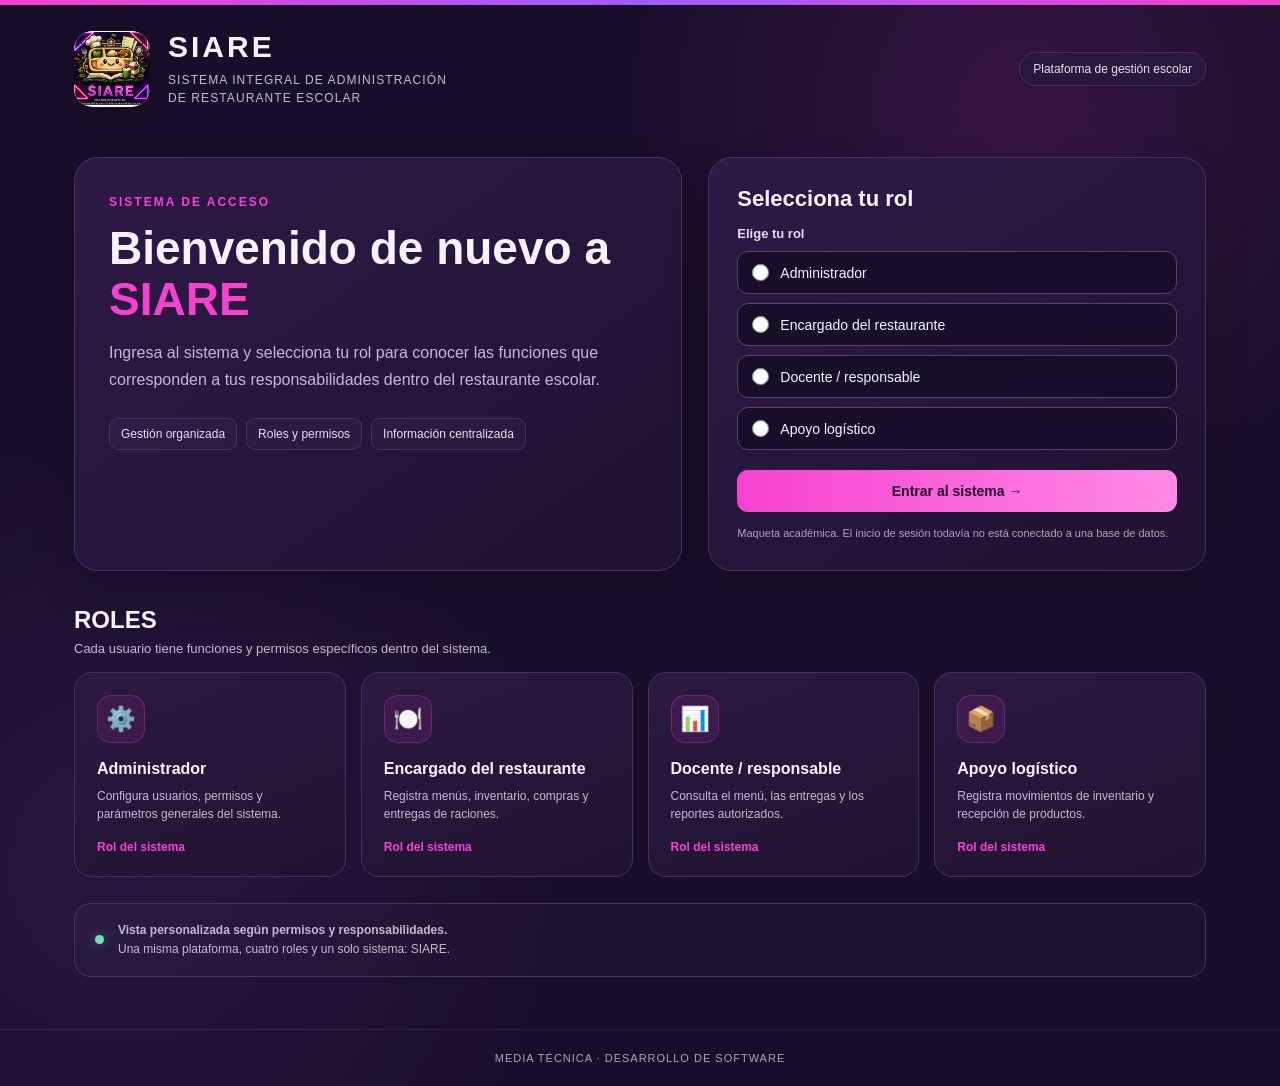
<file: index.HTML>
<!DOCTYPE html>
<html lang="es">
<head>
    <meta charset="UTF-8">
    <meta name="viewport" content="width=device-width, initial-scale=1.0">
    <title>SIARE | Acceso al sistema</title>
    <link rel="stylesheet" href="SIARE-COLOR.CSS">
</head>
<body>
    

    <div class="topline"></div>

    <header class="encabezado">
        <div class="logo">
            <img src="logo-siare-solo.png" alt="Logo de SIARE">
        </div>

        <div class="marca">
            <h1>SIARE</h1>
            <p>SISTEMA INTEGRAL DE ADMINISTRACIÓN<br>
                DE RESTAURANTE ESCOLAR</p>
        </div>

        <div class="etiqueta">
            Plataforma de gestión escolar
        </div>
    </header>

    <main>
        <section class="bienvenida">
            <div class="texto-bienvenida">
                <span class="subtitulo">SISTEMA DE ACCESO</span>

                <h2>Bienvenido de nuevo a <span>SIARE</span></h2>

                <p>
                    Ingresa al sistema y selecciona tu rol para conocer
                    las funciones que corresponden a tus responsabilidades
                    dentro del restaurante escolar.
                </p>

                <div class="etiquetas">
                    <span>Gestión organizada</span>
                    <span>Roles y permisos</span>
                    <span>Información centralizada</span>
                </div>
            </div>

            <section class="tarjeta-login" aria-labelledby="titulo-login">
                <h2 id="titulo-login">Selecciona tu rol</h2>
               

                <form action="login-apoyo-logistico.html" method="get">
                    <p class="titulo-opciones">Elige tu rol</p>

                    <div class="opciones-rol">
                        <label class="opcion-rol" for="administrador">
                            <input type="radio" id="administrador" name="rol" value="administrador" required>
                            <span>Administrador</span>
                        </label>

                        <label class="opcion-rol" for="encargado">
                            <input type="radio" id="encargado" name="rol" value="encargado">
                            <span>Encargado del restaurante</span>
                        </label>

                        <label class="opcion-rol" for="docente">
                            <input type="radio" id="docente" name="rol" value="docente">
                            <span>Docente / responsable</span>
                        </label>

                        <label class="opcion-rol" for="logistico">
                            <input type="radio" id="logistico" name="rol" value="logistico">
                            <span>Apoyo logístico</span>
                        </label>
                    </div>

                    <button type="submit" class="boton-principal">
                        Entrar al sistema &rarr;
                    </button>

                    <p class="nota-formulario">
                        Maqueta académica. El inicio de sesión todavía
                        no está conectado a una base de datos.
                    </p>
                </form>
            </section>
        </section>

        <section class="seccion-roles">
            <div class="encabezado-seccion">
                <h2>ROLES</h2>
                <p>
                    Cada usuario tiene funciones y permisos específicos
                    dentro del sistema.
                </p>
            </div>

           <div class="rejilla-roles">

    <div class="tarjeta-rol">
        <div class="icono">⚙️</div>
        <h3>Administrador</h3>
        <p>Configura usuarios, permisos y parámetros generales del sistema.</p>
        <span class="enlace-rol">Rol del sistema</span>
    </div>

    <div class="tarjeta-rol">
        <div class="icono">🍽️</div>
        <h3>Encargado del restaurante</h3>
        <p>Registra menús, inventario, compras y entregas de raciones.</p>
        <span class="enlace-rol">Rol del sistema</span>
    </div>

    <div class="tarjeta-rol">
        <div class="icono">📊</div>
        <h3>Docente / responsable</h3>
        <p>Consulta el menú, las entregas y los reportes autorizados.</p>
        <span class="enlace-rol">Rol del sistema</span>
    </div>

    <div class="tarjeta-rol">
        <div class="icono">📦</div>
        <h3>Apoyo logístico</h3>
        <p>Registra movimientos de inventario y recepción de productos.</p>
        <span class="enlace-rol">Rol del sistema</span>
    </div>


    

   
</article>
                
            </div>
        </section>

        <aside class="nota-final">
            <span class="punto"></span>
            <p>
                <strong>
                    Vista personalizada según permisos y responsabilidades.
                </strong>
                <br>
                Una misma plataforma, cuatro roles y un solo sistema: SIARE.
            </p>
        </aside>
    </main>

    <footer>
        MEDIA TÉCNICA · DESARROLLO DE SOFTWARE
    </footer>

</body>
</html>
</file>
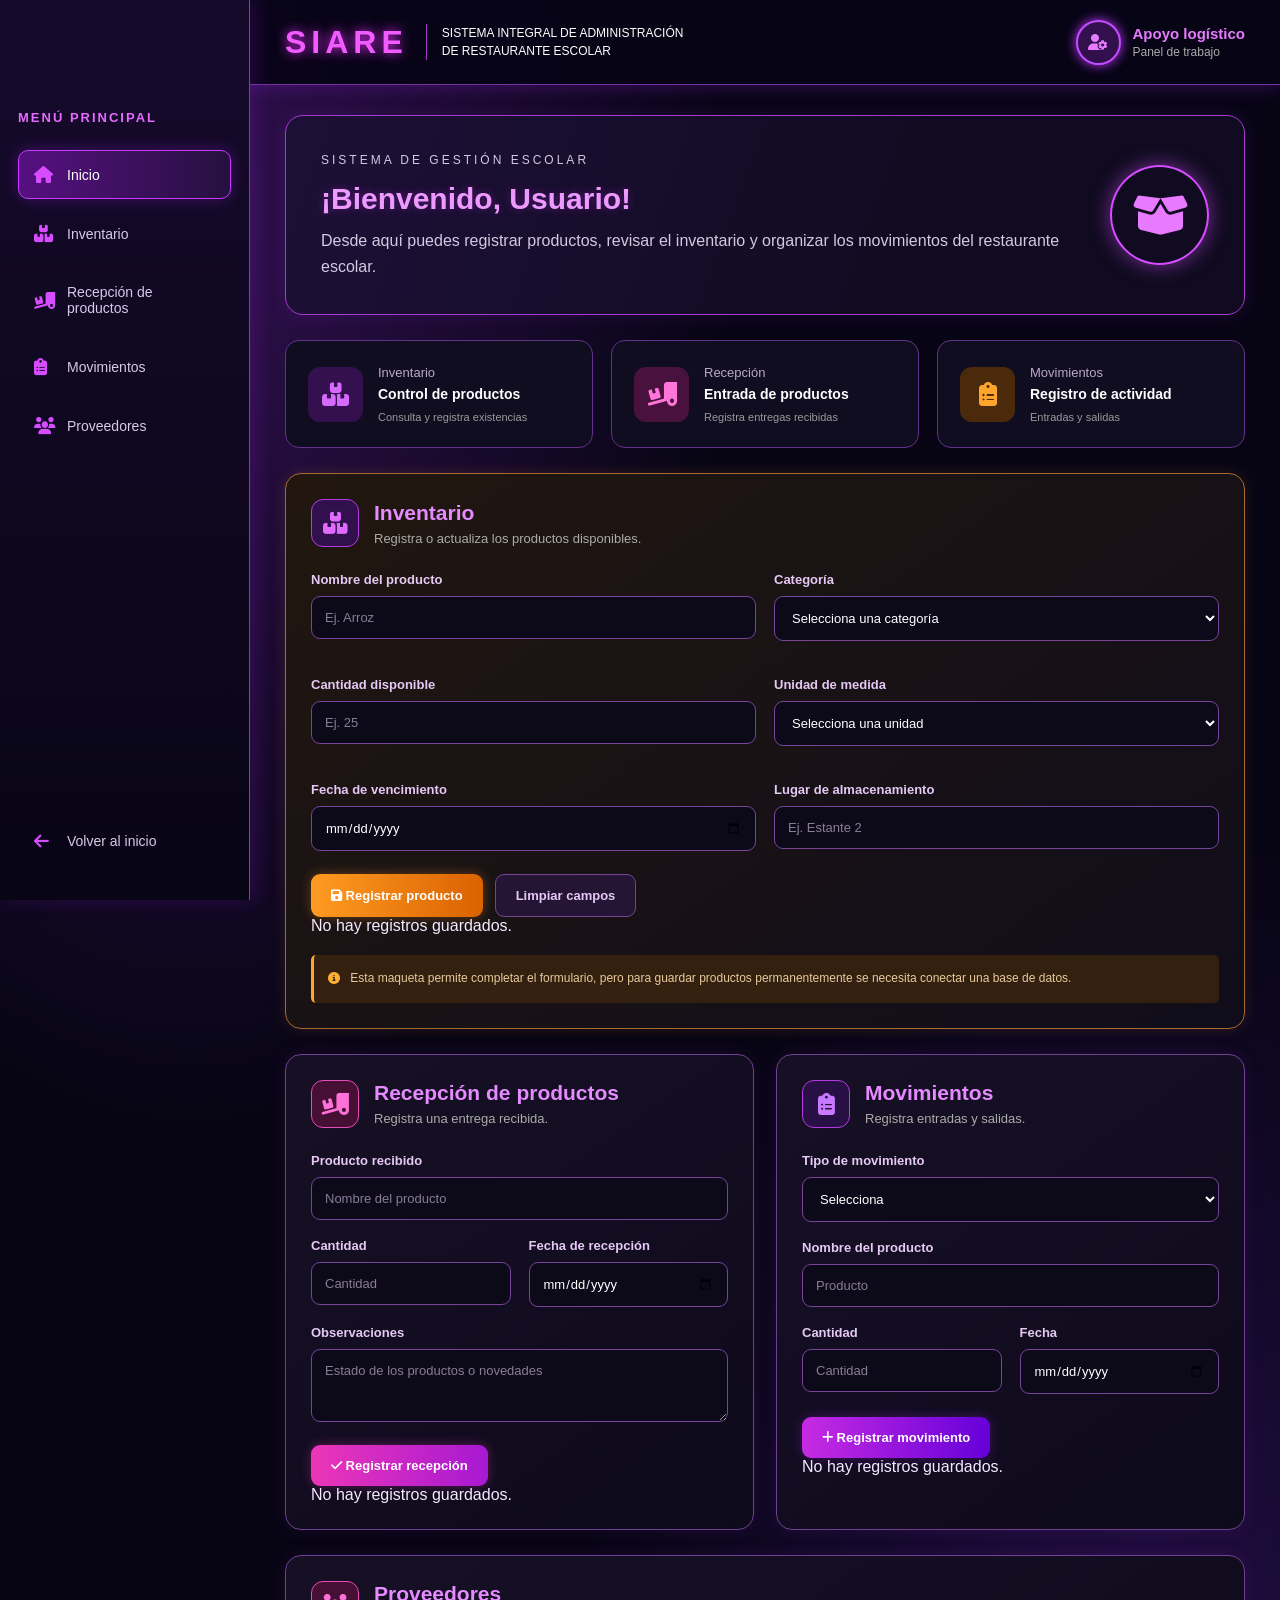
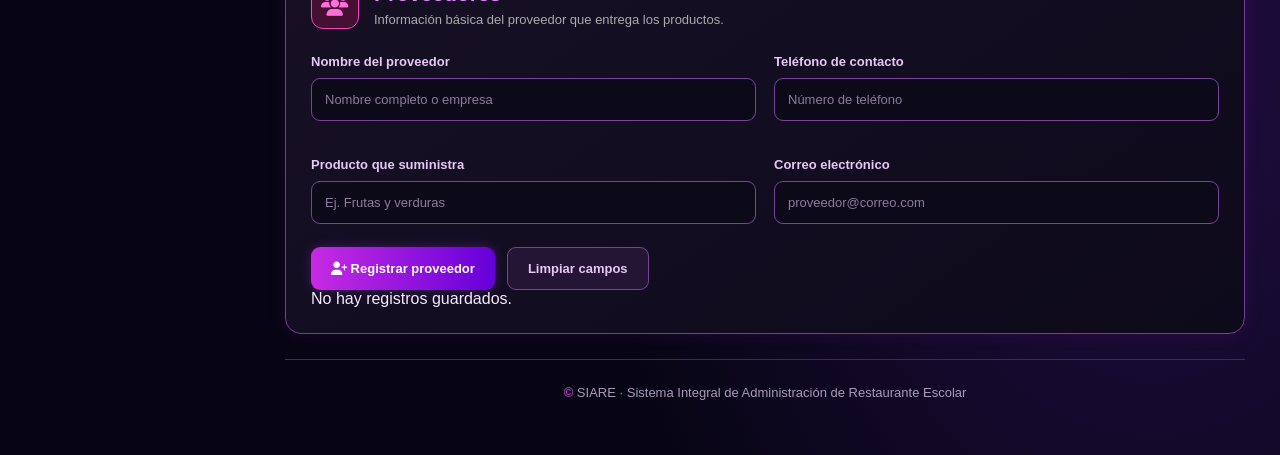
<file: apoyo-logistico.html>
<!DOCTYPE html>
<html lang="es">
<head>
  <meta charset="UTF-8">
  <meta name="viewport" content="width=device-width, initial-scale=1.0">
  <title>SIARE | Apoyo logístico</title>
  <link rel="stylesheet" href="apoyo-logistico.css">
  <link rel="stylesheet" href="https://cdnjs.cloudflare.com/ajax/libs/font-awesome/6.7.2/css/all.min.css">
  
</head>

<body>
  <header class="topbar">
    <a class="brand" href="apoyo-logistico.html">
      <div class="brand-text"><strong>SIARE</strong><small>Sistema Integral de Administración<br>de Restaurante Escolar</small></div>
    </a>
    <div class="user-area"><span class="user-icon"><i class="fa-solid fa-user-gear"></i></span><div><strong>Apoyo logístico</strong><small>Panel de trabajo</small></div></div>
  </header>

  <aside class="sidebar">
    <div class="side-heading">MENÚ PRINCIPAL</div>
    <a class="nav-link active" href="#inicio"><i class="fa-solid fa-house"></i> Inicio</a>
    <a class="nav-link" href="#inventario"><i class="fa-solid fa-boxes-stacked"></i> Inventario</a>
    <a class="nav-link" href="#recepcion"><i class="fa-solid fa-truck-ramp-box"></i> Recepción de productos</a>
    <a class="nav-link" href="#movimientos"><i class="fa-solid fa-clipboard-list"></i> Movimientos</a>
    <a class="nav-link" href="#proveedores"><i class="fa-solid fa-users"></i> Proveedores</a>
    <div class="side-bottom"><a class="nav-link" href="SIARE.HTML"><i class="fa-solid fa-arrow-left"></i> Volver al inicio</a></div>
  </aside>

  <main class="main-content" id="inicio">
    <section class="welcome">
      <div>
        <p class="eyebrow">SISTEMA DE GESTIÓN ESCOLAR</p>
        <h1>¡Bienvenido, apoyo logístico!</h1>
        <p>Desde aquí puedes registrar productos, revisar el inventario y organizar los movimientos del restaurante escolar.</p>
      </div>
      <div class="welcome-art"><i class="fa-solid fa-box-open"></i></div>
    </section>

    <section class="stats">
      <article class="stat-card purple"><div class="stat-icon"><i class="fa-solid fa-boxes-stacked"></i></div><div><span>Inventario</span><strong>Control de productos</strong><small>Consulta y registra existencias</small></div></article>
      <article class="stat-card pink"><div class="stat-icon"><i class="fa-solid fa-truck-ramp-box"></i></div><div><span>Recepción</span><strong>Entrada de productos</strong><small>Registra entregas recibidas</small></div></article>
      <article class="stat-card orange"><div class="stat-icon"><i class="fa-solid fa-clipboard-list"></i></div><div><span>Movimientos</span><strong>Registro de actividad</strong><small>Entradas y salidas</small></div></article>
    </section>

    <section class="panel inventory" id="inventario">
      <div class="section-title"><div class="section-icon"><i class="fa-solid fa-boxes-stacked"></i></div><div><h2>Inventario</h2><p>Registra o actualiza los productos disponibles.</p></div></div>
      <form action="#" method="get">
        <div class="form-grid">
          <div class="field"><label for="producto">Nombre del producto</label><input id="producto" name="producto" type="text" placeholder="Ej. Arroz" required></div>
          <div class="field"><label for="categoria">Categoría</label><select id="categoria" name="categoria" required><option value="">Selecciona una categoría</option><option>Granos</option><option>Frutas y verduras</option><option>Lácteos</option><option>Proteínas</option><option>Aseo</option><option>Otros</option></select></div>
          <div class="field"><label for="cantidad">Cantidad disponible</label><input id="cantidad" name="cantidad" type="number" min="0" placeholder="Ej. 25" required></div>
          <div class="field"><label for="unidad">Unidad de medida</label><select id="unidad" name="unidad" required><option value="">Selecciona una unidad</option><option>Unidades</option><option>Kilogramos</option><option>Gramos</option><option>Litros</option><option>Paquetes</option></select></div>
          <div class="field"><label for="vencimiento">Fecha de vencimiento</label><input id="vencimiento" name="vencimiento" type="date"></div>
          <div class="field"><label for="ubicacion">Lugar de almacenamiento</label><input id="ubicacion" name="ubicacion" type="text" placeholder="Ej. Estante 2"></div>
        </div>
        <div class="form-actions"><button class="btn btn-orange" type="submit"><i class="fa-solid fa-floppy-disk"></i> Registrar producto</button><button class="btn btn-light" type="reset">Limpiar campos</button></div>
      </form>
      <p class="notice"><i class="fa-solid fa-circle-info"></i> Esta maqueta permite completar el formulario, pero para guardar productos permanentemente se necesita conectar una base de datos.</p>
    </section>

    <div class="two-columns">
      <section class="panel" id="recepcion">
        <div class="section-title"><div class="section-icon pink-icon"><i class="fa-solid fa-truck-ramp-box"></i></div><div><h2>Recepción de productos</h2><p>Registra una entrega recibida.</p></div></div>
        <form action="#" method="get">
          <div class="field"><label for="rec-producto">Producto recibido</label><input id="rec-producto" name="rec-producto" type="text" placeholder="Nombre del producto" required></div>
          <div class="form-grid">
            <div class="field"><label for="rec-cantidad">Cantidad</label><input id="rec-cantidad" name="rec-cantidad" type="number" min="1" placeholder="Cantidad" required></div>
            <div class="field"><label for="rec-fecha">Fecha de recepción</label><input id="rec-fecha" name="rec-fecha" type="date" required></div>
          </div>
          <div class="field"><label for="rec-observacion">Observaciones</label><textarea id="rec-observacion" name="rec-observacion" rows="3" placeholder="Estado de los productos o novedades"></textarea></div>
          <button class="btn btn-pink" type="submit"><i class="fa-solid fa-check"></i> Registrar recepción</button>
        </form>
      </section>

      <section class="panel" id="movimientos">
        <div class="section-title"><div class="section-icon purple-icon"><i class="fa-solid fa-clipboard-list"></i></div><div><h2>Movimientos</h2><p>Registra entradas y salidas.</p></div></div>
        <form action="#" method="get">
          <div class="field"><label for="mov-tipo">Tipo de movimiento</label><select id="mov-tipo" name="mov-tipo" required><option value="">Selecciona</option><option>Entrada</option><option>Salida</option></select></div>
          <div class="field"><label for="mov-producto">Nombre del producto</label><input id="mov-producto" name="mov-producto" type="text" placeholder="Producto" required></div>
          <div class="form-grid">
            <div class="field"><label for="mov-cantidad">Cantidad</label><input id="mov-cantidad" name="mov-cantidad" type="number" min="1" placeholder="Cantidad" required></div>
            <div class="field"><label for="mov-fecha">Fecha</label><input id="mov-fecha" name="mov-fecha" type="date" required></div>
          </div>
          <button class="btn btn-primary" type="submit"><i class="fa-solid fa-plus"></i> Registrar movimiento</button>
        </form>
      </section>
    </div>

    <section class="panel" id="proveedores">
      <div class="section-title"><div class="section-icon pink-icon"><i class="fa-solid fa-users"></i></div><div><h2>Proveedores</h2><p>Información básica del proveedor que entrega los productos.</p></div></div>
      <form action="#" method="get">
        <div class="form-grid">
          <div class="field"><label for="prov-nombre">Nombre del proveedor</label><input 
            id="prov-nombre" name="prov-nombre" type="text" placeholder="Nombre completo o empresa" required></div>
          <div class="field"><label for="prov-telefono">Teléfono de contacto</label><input 
            id="prov-telefono" name="prov-telefono" type="tel" placeholder="Número de teléfono"></div>
          <div class="field"><label for="prov-producto">Producto que suministra</label><input 
            id="prov-producto" name="prov-producto" type="text" placeholder="Ej. Frutas y verduras"></div>
          <div class="field"><label for="prov-correo">Correo electrónico</label><input 
            id="prov-correo" name="prov-correo" type="email" placeholder="proveedor@correo.com"></div>
        </div>
        <div class="form-actions"><button class="btn btn-primary" type="submit">
          <i class="fa-solid fa-user-plus"></i> Registrar proveedor</button><button class="btn btn-light" type="reset">Limpiar campos</button></div>
      </form>
    </section>
    <footer>© SIARE · Sistema Integral de Administración de Restaurante Escolar</footer>
  </main>
  <script src="apoyo-logistico.js"></script>

</body>
</html>
</file>
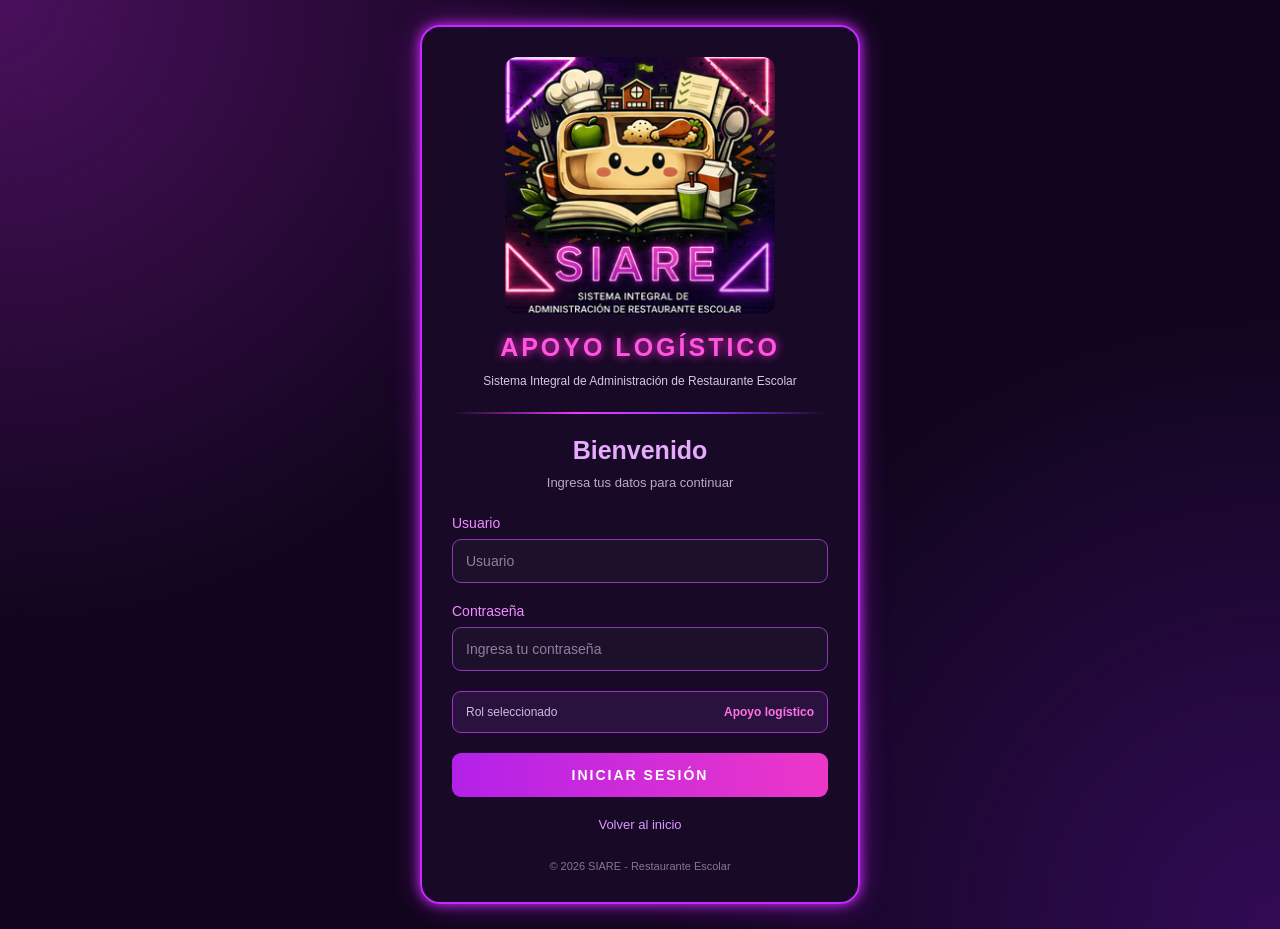
<file: login-apoyo-logistico.html>
<!DOCTYPE html>
<html lang="es">
<head>
    <meta charset="UTF-8">
    <meta name="viewport" content="width=device-width, initial-scale=1.0">

    <title>SIARE | Apoyo logístico</title>

    <link rel="stylesheet" href="login-apoyo-logistico.css">
</head>

<body>

    <div class="fondo">

        <main class="login-container">

            <div class="logo">
                <img src="logo-siare-solo.png" alt="Logo SIARE">
            </div>

            <div class="titulo">
                <h1>APOYO LOGÍSTICO</h1>
                <p>Sistema Integral de Administración de Restaurante Escolar</p>
            </div>

            <div class="separador"></div>

            <form action="apoyo-logistico.html" method="get">

                <h2>Bienvenido</h2>
                <p class="subtitulo">
                    Ingresa tus datos para continuar
                </p>

                <div class="campo">
                    <label for="usuario">Usuario</label>
                    <input
                     type="text"
                     id="usuario"
                      name="usuario"
                       placeholder="Usuario" required>
                       
                </div>

                <div class="campo">
                    <label for="password">Contraseña</label>
                    <input
                        type="password"
                        id="password"
                        name="password"
                        placeholder="Ingresa tu contraseña"
                        required>
                </div>

                <div class="rol">
                    <span>Rol seleccionado</span>
                    <strong>Apoyo logístico</strong>
                </div>

                <button type="submit">
                    INICIAR SESIÓN
                </button>

                <a href="SIARE.html" class="volver">
                    Volver al inicio
                </a>

            </form>

            <footer>
                © 2026 SIARE - Restaurante Escolar
            </footer>

        </main>

    </div>

</body>
</html>
</file>
<file: SIARE-COLOR.CSS>
:root {
    --fondo: #190E2A;
    --panel: #24143A;
    --panel-claro: #2E1A48;
    --morado: #34204B;
    --rosado: #F641CF;
    --rosado-claro: #FF8AE6;
    --blanco: #F8F3FF;
    --texto-secundario: #C5B8D7;
    --borde: #49315F;
    --verde: #71E2B5;
}

* {
    box-sizing: border-box;
}

html {
    scroll-behavior: smooth;
}

body {
    margin: 0;
    min-height: 100vh;
    background:
        radial-gradient(
            circle at 80% 10%,
            rgba(246, 65, 207, 0.13),
            transparent 28%
        ),
        radial-gradient(
            circle at 10% 80%,
            rgba(111, 68, 176, 0.17),
            transparent 30%
        ),
        var(--fondo);
    color: var(--blanco);
    font-family: Arial, Helvetica, sans-serif;
}

img {
    max-width: 100%;
}




.topline {
    height: 5px;
    background: linear-gradient(
        90deg,
        var(--rosado),
        #9D5CFF,
        var(--rosado)
    );
}



   

.encabezado {
    max-width: 1180px;
    margin: auto;
    padding: 25px 24px 18px;
    display: flex;
    align-items: center;
    gap: 18px;
}

.logo {
    width: 76px;
    height: 76px;
    border-radius: 19px;
    display: flex;
    align-items: center;
    justify-content: center;
    overflow: hidden;
    background: #FFFFFF;
    box-shadow: 0 8px 28px #0003;
    flex-shrink: 0;
}

.logo img {
    width: 100%;
    height: 100%;
    object-fit: contain;
}

.marca h1 {
    margin: 0;
    font-size: 30px;
    letter-spacing: 3px;
}

.marca p {
    margin: 7px 0 0;
    color: var(--texto-secundario);
    font-size: 12px;
    letter-spacing: 1.1px;
    line-height: 1.5;
}

.etiqueta {
    margin-left: auto;
    padding: 9px 13px;
    border: 1px solid var(--borde);
    border-radius: 999px;
    background: #28183C;
    color: #E9DDF6;
    font-size: 12px;
    white-space: nowrap;
}




main {
    max-width: 1180px;
    margin: 0 auto;
    padding: 20px 24px 52px;
}

.bienvenida {
    display: grid;
    grid-template-columns: 1.1fr 0.9fr;
    gap: 26px;
    align-items: stretch;
    margin: 12px 0 26px;
}

.texto-bienvenida,
.tarjeta-login {
    background: linear-gradient(
        145deg,
        rgba(46, 26, 72, 0.95),
        rgba(32, 18, 49, 0.96)
    );
    border: 1px solid var(--borde);
    border-radius: 24px;
    box-shadow: 0 18px 45px #0002;
}

.texto-bienvenida {
    padding: 34px;
}

.subtitulo {
    color: var(--rosado);
    font-size: 12px;
    font-weight: 800;
    letter-spacing: 2px;
}

.texto-bienvenida h2 {
    margin: 13px 0 15px;
    font-size: clamp(30px, 4vw, 46px);
    line-height: 1.1;
}

.texto-bienvenida h2 span {
    color: var(--rosado);
}

.texto-bienvenida > p {
    max-width: 570px;
    margin: 0;
    color: var(--texto-secundario);
    line-height: 1.7;
}




.etiquetas {
    display: flex;
    flex-wrap: wrap;
    gap: 9px;
    margin-top: 24px;
}

.etiquetas span {
    padding: 8px 11px;
    border: 1px solid var(--borde);
    border-radius: 9px;
    background: #FFFFFF06;
    color: #E9DDF6;
    font-size: 12px;
}




.tarjeta-login {
    padding: 28px;
}

.tarjeta-login h2 {
    margin: 0 0 7px;
    font-size: 22px;
}

.descripcion {
    margin: 0 0 22px;
    color: var(--texto-secundario);
    font-size: 13px;
    line-height: 1.5;
}

label {
    display: block;
    margin: 14px 0 8px;
    color: #E7DDF2;
    font-size: 13px;
    font-weight: 700;
}

input,
select {
    width: 100%;
    padding: 13px 14px;
    border: 1px solid #5A416E;
    border-radius: 11px;
    outline: none;
    background: var(--fondo);
    color: var(--blanco);
    font-size: 14px;
}

input:focus,
select:focus {
    border-color: var(--rosado);
    box-shadow: 0 0 0 3px #F641CF20;
}

.boton-principal {
    width: 100%;
    margin-top: 20px;
    padding: 13px 16px;
    border: none;
    border-radius: 11px;
    background: linear-gradient(
        90deg,
        var(--rosado),
        var(--rosado-claro)
    );
    color: #220D2D;
    font-size: 14px;
    font-weight: 800;
    cursor: pointer;
    transition: transform 0.15s, filter 0.15s;
}

.boton-principal:hover {
    filter: brightness(1.08);
    transform: translateY(-1px);
}

.nota-formulario {
    margin: 13px 0 0;
    color: #AFA0C4;
    font-size: 11px;
    line-height: 1.5;
}



.seccion-roles {
    margin-top: 35px;
}

.encabezado-seccion {
    margin-bottom: 16px;
}

.encabezado-seccion h2 {
    margin: 0;
    font-size: 24px;
}

.encabezado-seccion p {
    margin: 7px 0 0;
    color: var(--texto-secundario);
    font-size: 13px;
}

.rejilla-roles {
    display: grid;
    grid-template-columns: repeat(4, 1fr);
    gap: 15px;
}




.tarjeta-rol {
    min-height: 205px;
    padding: 22px;
    display: flex;
    flex-direction: column;
    align-items: flex-start;
    border: 1px solid var(--borde);
    border-radius: 18px;
    background: linear-gradient(
        160deg,
        #2B1941,
        #211331
    );
    transition: transform 0.2s, border-color 0.2s;
}

.tarjeta-rol:hover {
    transform: translateY(-4px);
    border-color: var(--rosado);
}

.icono {
    width: 48px;
    height: 48px;
    margin-bottom: 17px;
    display: flex;
    align-items: center;
    justify-content: center;
    border: 1px solid #F641CF45;
    border-radius: 14px;
    background: #F641CF19;
    font-size: 24px;
}

.tarjeta-rol h3 {
    margin: 0 0 9px;
    font-size: 16px;
}

.tarjeta-rol p {
    margin: 0 0 16px;
    color: var(--texto-secundario);
    font-size: 12px;
    line-height: 1.55;
}

.enlace-rol {
    margin-top: auto;
    color: var(--rosado);
    font-size: 12px;
    font-weight: 800;
}



.nota-final {
    margin-top: 26px;
    padding: 17px 20px;
    display: flex;
    align-items: center;
    gap: 14px;
    border: 1px solid var(--borde);
    border-radius: 16px;
    background: #FFFFFF04;
}

.punto {
    width: 9px;
    height: 9px;
    flex-shrink: 0;
    border-radius: 50%;
    background: var(--verde);
    box-shadow: 0 0 12px #71E2B577;
}

.nota-final p {
    margin: 0;
    color: var(--texto-secundario);
    font-size: 12px;
    line-height: 1.6;
}




footer {
    padding: 22px 15px;
    border-top: 1px solid #FFFFFF12;
    color: #AFA0C4;
    text-align: center;
    font-size: 11px;
    letter-spacing: 1px;
}




@media (max-width: 900px) {
    .bienvenida {
        grid-template-columns: 1fr;
    }

    .rejilla-roles {
        grid-template-columns: repeat(2, 1fr);
    }

    .etiqueta {
        display: none;
    }
}




@media (max-width: 520px) {
    .encabezado {
        padding: 20px 16px;
    }

    .logo {
        width: 58px;
        height: 58px;
    }

    .marca h1 {
        font-size: 25px;
    }

    .marca p {
        font-size: 9px;
    }

    main {
        padding: 14px 16px 35px;
    }

    .texto-bienvenida,
    .tarjeta-login {
        padding: 23px;
    }

    .rejilla-roles {
        grid-template-columns: 1fr;
    }

    .tarjeta-rol {
        min-height: 175px;
    }
}


/* Opciones seleccionables de roles */
.titulo-opciones {
    margin: 14px 0 10px;
    color: #E7DDF2;
    font-size: 13px;
    font-weight: 700;
}

.opciones-rol {
    display: flex;
    flex-direction: column;
    gap: 9px;
}

.opcion-rol {
    display: flex;
    align-items: center;
    gap: 11px;
    margin: 0;
    padding: 12px 14px;
    border: 1px solid #5A416E;
    border-radius: 11px;
    background: var(--fondo);
    color: var(--blanco);
    font-size: 14px;
    font-weight: 400;
    cursor: pointer;
    transition: border-color 0.15s, background-color 0.15s;
}

.opcion-rol:hover {
    border-color: var(--rosado);
    background: #F641CF0D;
}

.opcion-rol input[type="radio"] {
    width: 17px;
    height: 17px;
    margin: 0;
    flex-shrink: 0;
    accent-color: var(--rosado);
    cursor: pointer;
}

.opcion-rol:has(input[type="radio"]:checked) {
    border-color: var(--rosado);
    background: #F641CF18;
}
</file>
<file: apoyo-logistico.css>
* {
    margin: 0;
    padding: 0;
    box-sizing: border-box;
}

html {
    scroll-behavior: smooth;
}

body {
    font-family: Arial, sans-serif;
    background:
        radial-gradient(ellipse at 15% 10%, #30104e 0%, transparent 35%),
        radial-gradient(ellipse at 90% 80%, #210d42 0%, transparent 35%),
        #070514;
    color: #f5eaff;
    min-height: 100vh;
}



.topbar {
    height: 85px;
    background: rgba(8, 5, 23, 0.95);
    border-bottom: 1px solid #7432a0;
    box-shadow: 0 0 20px #a020f055;
    display: flex;
    justify-content: space-between;
    align-items: center;
    padding: 0 35px;
    position: fixed;
    top: 0;
    left: 250px;
    right: 0;
    z-index: 100;
}

.brand {
    text-decoration: none;
    color: white;
}

.brand-text {
    display: flex;
    align-items: center;
    gap: 18px;
}

.brand-text strong {
    color: #f15bff;
    font-size: 32px;
    letter-spacing: 5px;
    text-shadow: 0 0 12px #e92bff;
}

.brand-text small {
    font-size: 12px;
    color: #ffffff;
    line-height: 1.5;
    border-left: 1px solid #a53bc5;
    padding-left: 15px;
    text-transform: uppercase;
}

.user-area {
    display: flex;
    align-items: center;
    gap: 12px;
}

.user-icon {
    width: 45px;
    height: 45px;
    border-radius: 50%;
    background: #32104d;
    border: 2px solid #c44cff;
    color: #e77aff;
    display: flex;
    align-items: center;
    justify-content: center;
    box-shadow: 0 0 12px #bd38ff;
}

.user-area strong {
    display: block;
    color: #e77aff;
    font-size: 15px;
}

.user-area small {
    color: #aaa;
    font-size: 12px;
}



.sidebar {
    width: 250px;
    height: 100vh;
    position: fixed;
    top: 0;
    left: 0;
    background: linear-gradient(180deg, #160a2b, #080515);
    border-right: 1px solid #8b35ba;
    box-shadow: 5px 0 20px #a020f033;
    padding: 110px 18px 20px;
    z-index: 101;
}

.side-heading {
    color: #e56aff;
    font-size: 13px;
    font-weight: bold;
    letter-spacing: 2px;
    margin-bottom: 25px;
}

.nav-link {
    display: flex;
    align-items: center;
    gap: 13px;
    padding: 15px;
    margin-bottom: 10px;
    text-decoration: none;
    color: #d9c9e9;
    border: 1px solid transparent;
    border-radius: 10px;
    transition: 0.3s;
    font-size: 14px;
}

.nav-link i {
    width: 20px;
    color: #d64cff;
    font-size: 17px;
}

.nav-link:hover,
.nav-link.active {
    background: linear-gradient(90deg, #561080, #26103f);
    border-color: #c63cff;
    color: white;
    box-shadow: 0 0 15px #a020f055;
}

.side-bottom {
    position: absolute;
    bottom: 25px;
    left: 18px;
    right: 18px;
}


.main-content {
    margin-left: 250px;
    padding: 115px 35px 30px;
}



.welcome {
    background:
        linear-gradient(110deg, #1d1037, #100b20 70%);
    border: 1px solid #a83bd1;
    border-radius: 18px;
    padding: 35px;
    display: flex;
    justify-content: space-between;
    align-items: center;
    box-shadow: 0 0 20px #b52aff22;
    margin-bottom: 25px;
}

.eyebrow {
    color: #e75aff;
    font-size: 12px;
    letter-spacing: 3px;
    margin-bottom: 12px;
}

.welcome h1 {
    font-size: 30px;
    color: #ed9aff;
    margin-bottom: 12px;
    text-shadow: 0 0 10px #d52aff55;
}

.welcome p {
    color: #d6c8e1;
    line-height: 1.6;
}

.welcome-art {
    width: 100px;
    height: 100px;
    border: 2px solid #d64cff;
    border-radius: 50%;
    display: flex;
    align-items: center;
    justify-content: center;
    color: #e77aff;
    font-size: 45px;
    box-shadow: 0 0 20px #d64cff88;
}



.stats {
    display: grid;
    grid-template-columns: repeat(3, 1fr);
    gap: 18px;
    margin-bottom: 25px;
}

.stat-card {
    display: flex;
    align-items: center;
    gap: 15px;
    padding: 22px;
    border-radius: 14px;
    background: #110d21;
    border: 1px solid #63318c;
    transition: 0.3s;
}

.stat-card:hover {
    transform: translateY(-4px);
    box-shadow: 0 0 18px #b52aff44;
}

.stat-icon {
    width: 55px;
    height: 55px;
    display: flex;
    align-items: center;
    justify-content: center;
    border-radius: 12px;
    font-size: 24px;
}

.purple .stat-icon {
    color: #d66aff;
    background: #35104f;
}

.pink .stat-icon {
    color: #ff75d8;
    background: #49113d;
}

.orange .stat-icon {
    color: #ffa52e;
    background: #4b2a0b;
}

.stat-card span {
    color: #bba8ca;
    font-size: 13px;
}

.stat-card strong {
    display: block;
    color: white;
    margin: 5px 0;
    font-size: 14px;
}

.stat-card small {
    color: #999;
    font-size: 11px;
}



.panel {
    background: linear-gradient(145deg, #171025, #0d0a1b);
    border: 1px solid #704092;
    border-radius: 16px;
    padding: 25px;
    margin-bottom: 25px;
    box-shadow: 0 0 18px #8d2db522;
}

.inventory {
    background: linear-gradient(145deg, #21170f, #100d1b);
    border-color: #a66a32;
    box-shadow: 0 0 15px #ff982522;
}

.section-title {
    display: flex;
    align-items: center;
    gap: 15px;
    margin-bottom: 25px;
}

.section-icon {
    width: 48px;
    height: 48px;
    border-radius: 12px;
    display: flex;
    align-items: center;
    justify-content: center;
    background: #32104e;
    color: #e16aff;
    font-size: 22px;
    border: 1px solid #b33cde;
}

.section-title h2 {
    color: #e58aff;
    font-size: 21px;
    margin-bottom: 6px;
}

.section-title p {
    color: #aaa;
    font-size: 13px;
}

.pink-icon {
    background: #451033;
    color: #ff71d8;
    border-color: #e94bbd;
}

.purple-icon {
    background: #291044;
    color: #c77aff;
}



.form-grid {
    display: grid;
    grid-template-columns: repeat(2, 1fr);
    gap: 18px;
}

.field {
    display: flex;
    flex-direction: column;
    margin-bottom: 18px;
}

.field label {
    color: #e6c8f5;
    font-size: 13px;
    margin-bottom: 9px;
    font-weight: bold;
}

.field input,
.field select,
.field textarea {
    width: 100%;
    padding: 13px;
    border: 1px solid #77449a;
    border-radius: 9px;
    background: #0c0919;
    color: white;
    font-family: Arial, sans-serif;
    font-size: 13px;
    outline: none;
    transition: 0.3s;
}

.field input::placeholder,
.field textarea::placeholder {
    color: #897d98;
}

.field input:focus,
.field select:focus,
.field textarea:focus {
    border-color: #e15aff;
    box-shadow: 0 0 12px #d13cff66;
}

.field select option {
    background: #160c29;
    color: white;
}

.field textarea {
    resize: vertical;
}



.btn {
    border: none;
    border-radius: 9px;
    padding: 13px 20px;
    font-size: 13px;
    font-weight: bold;
    cursor: pointer;
    transition: 0.3s;
    margin-top: 5px;
}

.btn:hover {
    transform: translateY(-2px);
    filter: brightness(1.2);
}

.btn-orange {
    color: white;
    background: linear-gradient(90deg, #ff9b22, #db6200);
    box-shadow: 0 0 12px #ff941e55;
}

.btn-pink {
    color: white;
    background: linear-gradient(90deg, #ec36b8, #a719d2);
    box-shadow: 0 0 12px #ed35c855;
}

.btn-primary {
    color: white;
    background: linear-gradient(90deg, #c62be2, #6500d9);
    box-shadow: 0 0 12px #a020f055;
}

.btn-light {
    color: #e6c9f5;
    background: #241534;
    border: 1px solid #754495;
}

.form-actions {
    display: flex;
    gap: 12px;
    flex-wrap: wrap;
}



.notice {
    margin-top: 20px;
    padding: 14px;
    border-left: 3px solid #ffa52e;
    background: #33200e;
    color: #e9c99e;
    border-radius: 5px;
    font-size: 12px;
    line-height: 1.6;
}

.notice i {
    color: #ffae36;
    margin-right: 7px;
}



.two-columns {
    display: grid;
    grid-template-columns: repeat(2, 1fr);
    gap: 22px;
}

.two-columns .panel {
    margin-bottom: 25px;
}



footer {
    text-align: center;
    padding: 25px;
    color: #a99ab7;
    font-size: 13px;
    border-top: 1px solid #46245e;
}

footer::first-letter {
    color: #e85aff;
}

/*para el celular*/

@media screen and (max-width: 1000px) {

    .stats {
        grid-template-columns: 1fr;
    }

    .two-columns {
        grid-template-columns: 1fr;
    }

}

@media screen and (max-width: 700px) {

    .topbar {
        left: 0;
        height: auto;
        min-height: 75px;
        padding: 12px;
    }

    .brand-text strong {
        font-size: 23px;
    }

    .brand-text small {
        font-size: 9px;
    }

    .user-area {
        display: none;
    }

    .sidebar {
        position: relative;
        top: 75px;
        width: 100%;
        height: auto;
        padding: 15px;
        border-right: none;
        border-bottom: 1px solid #8b35ba;
    }

    .side-heading {
        margin-bottom: 10px;
    }

    .nav-link {
        display: inline-flex;
        padding: 10px;
        margin: 3px;
        font-size: 11px;
    }

    .side-bottom {
        position: static;
    }

    .main-content {
        margin-left: 0;
        padding: 100px 15px 20px;
    }

    .welcome {
        padding: 22px;
    }

    .welcome h1 {
        font-size: 23px;
    }

    .welcome-art {
        display: none;
    }

    .form-grid {
        grid-template-columns: 1fr;
        gap: 0;
    }

    .panel {
        padding: 18px;
    }

}
</file>
<file: login-apoyo-logistico.css>
* {
    margin: 0;
    padding: 0;
    box-sizing: border-box;
}

body {
    font-family: Arial, sans-serif;
    background-color: #10051c;
    color: white;
}

/* FONDO PRINCIPAL */

.fondo {
    min-height: 100vh;
    display: flex;
    justify-content: center;
    align-items: center;
    padding: 25px;

    background:
        radial-gradient(circle at top left, #49105c, transparent 40%),
        radial-gradient(circle at bottom right, #310b55, transparent 40%),
        #10051c;
}

/* CONTENEDOR DEL LOGIN */

.login-container {
    width: 100%;
    max-width: 440px;
    padding: 30px;

    background-color: rgba(25, 10, 39, 0.95);

    border: 2px solid #c42aff;
    border-radius: 20px;

    box-shadow:
        0 0 12px #d42aff,
        0 0 30px rgba(199, 35, 255, 0.4);
}

/* LOGO */

.logo {
    text-align: center;
    margin-bottom: 15px;
}

.logo img {
    width: 100%;
    max-width: 270px;
    height: auto;
    border-radius: 12px;
}

/* TITULO */

.titulo {
    text-align: center;
}

.titulo h1 {
    color: #ff55df;
    font-size: 25px;
    letter-spacing: 3px;
    text-shadow: 0 0 10px #ff28d7;
}

.titulo p {
    color: #d7c6e8;
    font-size: 12px;
    margin-top: 10px;
    line-height: 1.5;
}

/* SEPARADOR */

.separador {
    height: 2px;
    margin: 22px 0;
    background: linear-gradient(
        to right,
        transparent,
        #ec39ff,
        #8e39ff,
        transparent
    );
}

/* FORMULARIO */

form h2 {
    text-align: center;
    color: #e8aaff;
    font-size: 25px;
}

.subtitulo {
    text-align: center;
    color: #bca9cb;
    font-size: 13px;
    margin: 10px 0 25px;
}

/* CAMPOS */

.campo {
    margin-bottom: 20px;
}

.campo label {
    display: block;
    color: #f18bff;
    font-size: 14px;
    margin-bottom: 8px;
}

.campo input {
    width: 100%;
    padding: 13px;

    background-color: #1c102b;
    color: white;

    border: 1px solid #8d38b5;
    border-radius: 9px;

    outline: none;
    font-size: 14px;
}

.campo input:focus {
    border-color: #ff42dc;
    box-shadow: 0 0 10px #c52aff;
}

.campo input::placeholder {
    color: #8f809d;
}

/* ROL */

.rol {
    display: flex;
    justify-content: space-between;
    align-items: center;
    gap: 10px;

    padding: 13px;
    margin: 20px 0;

    background-color: #29123d;
    border: 1px solid #a72bce;
    border-radius: 9px;

    font-size: 12px;
}

.rol span {
    color: #cdbbdc;
}

.rol strong {
    color: #ff70e5;
}

/* BOTON */

button {
    width: 100%;
    padding: 14px;

    background: linear-gradient(
        90deg,
        #b321e9,
        #ed37c8
    );

    color: white;
    font-size: 14px;
    font-weight: bold;
    letter-spacing: 2px;

    border: none;
    border-radius: 9px;

    cursor: pointer;
    transition: 0.3s;
}

button:hover {
    box-shadow: 0 0 18px #ed37e8;
    transform: translateY(-2px);
}

/* VOLVER */

.volver {
    display: block;
    text-align: center;
    margin-top: 20px;

    color: #d99aff;
    font-size: 13px;
    text-decoration: none;
}

.volver:hover {
    color: #ff57df;
    text-decoration: underline;
}

/* PIE DE PAGINA */

footer {
    text-align: center;
    color: #887497;
    font-size: 11px;
    margin-top: 28px;
}

/* ADAPTACION A CELULARES */

@media (max-width: 480px) {

    .login-container {
        padding: 22px;
    }

    .titulo h1 {
        font-size: 21px;
    }

    .logo img {
        max-width: 230px;
    }

    .rol {
        flex-wrap: wrap;
    }
}
</file>
